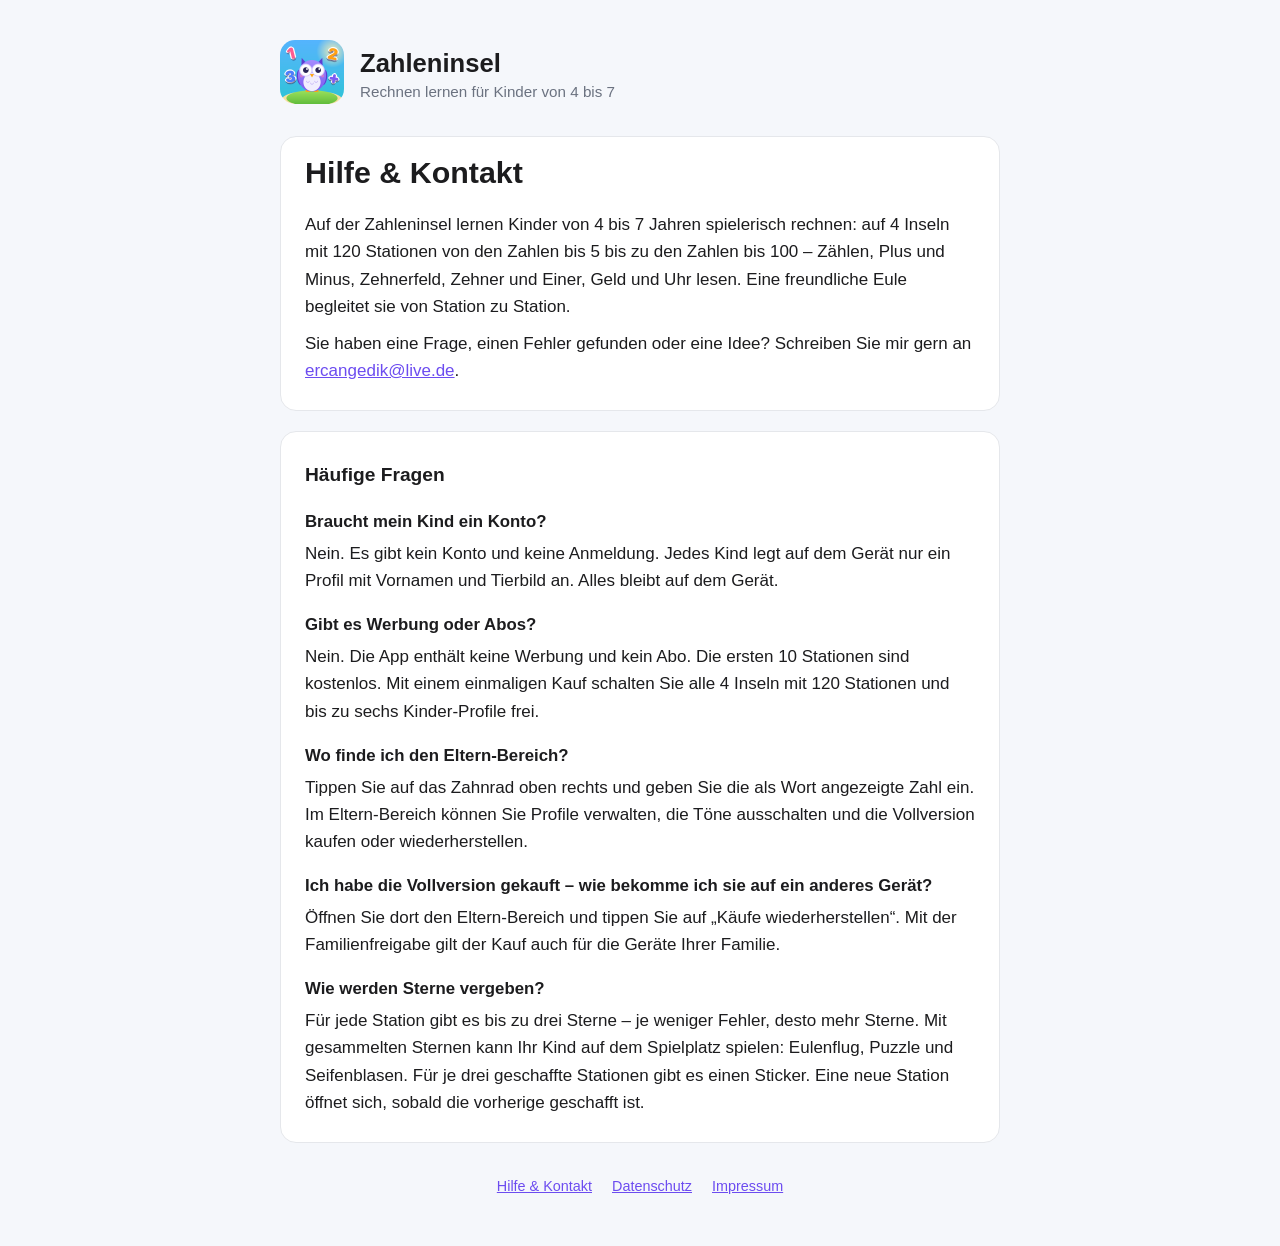
<file: index.html>
<!doctype html>
<html lang="de">
<head>
  <meta charset="utf-8">
  <meta name="viewport" content="width=device-width, initial-scale=1">
  <title>Zahleninsel – Hilfe & Kontakt</title>
  <meta name="description" content="Zahleninsel: Zählen, Rechnen, Muster und Uhr lesen für Kinder von 4 bis 7 – ohne Werbung und ohne Konto. Hilfe, häufige Fragen und Kontakt.">
  <link rel="icon" href="symbol.png">
  <link rel="stylesheet" href="stil.css">
</head>
<body>
<main>
  <header>
    <a href="./"><img src="symbol.png" alt=""></a>
    <div>
      <a href="./" class="name">Zahleninsel</a>
      <div class="unterzeile">Rechnen lernen für Kinder von 4 bis 7</div>
    </div>
  </header>

  <section>
    <h1>Hilfe &amp; Kontakt</h1>
    <p>Auf der Zahleninsel lernen Kinder von 4 bis 7 Jahren spielerisch rechnen: auf 4 Inseln mit 120 Stationen von den Zahlen bis 5 bis zu den Zahlen bis 100 – Zählen, Plus und Minus, Zehnerfeld, Zehner und Einer, Geld und Uhr lesen. Eine freundliche Eule begleitet sie von Station zu Station.</p>
    <p>Sie haben eine Frage, einen Fehler gefunden oder eine Idee? Schreiben Sie mir gern an <a href="mailto:ercangedik@live.de">ercangedik@live.de</a>.</p>
  </section>

  <section>
    <h2>Häufige Fragen</h2>

    <h3>Braucht mein Kind ein Konto?</h3>
    <p>Nein. Es gibt kein Konto und keine Anmeldung. Jedes Kind legt auf dem Gerät nur ein Profil mit Vornamen und Tierbild an. Alles bleibt auf dem Gerät.</p>

    <h3>Gibt es Werbung oder Abos?</h3>
    <p>Nein. Die App enthält keine Werbung und kein Abo. Die ersten 10 Stationen sind kostenlos. Mit einem einmaligen Kauf schalten Sie alle 4 Inseln mit 120 Stationen und bis zu sechs Kinder-Profile frei.</p>

    <h3>Wo finde ich den Eltern-Bereich?</h3>
    <p>Tippen Sie auf das Zahnrad oben rechts und geben Sie die als Wort angezeigte Zahl ein. Im Eltern-Bereich können Sie Profile verwalten, die Töne ausschalten und die Vollversion kaufen oder wiederherstellen.</p>

    <h3>Ich habe die Vollversion gekauft – wie bekomme ich sie auf ein anderes Gerät?</h3>
    <p>Öffnen Sie dort den Eltern-Bereich und tippen Sie auf „Käufe wiederherstellen“. Mit der Familienfreigabe gilt der Kauf auch für die Geräte Ihrer Familie.</p>

    <h3>Wie werden Sterne vergeben?</h3>
    <p>Für jede Station gibt es bis zu drei Sterne – je weniger Fehler, desto mehr Sterne. Mit gesammelten Sternen kann Ihr Kind auf dem Spielplatz spielen: Eulenflug, Puzzle und Seifenblasen. Für je drei geschaffte Stationen gibt es einen Sticker. Eine neue Station öffnet sich, sobald die vorherige geschafft ist.</p>
  </section>

  <footer>
    <a href="./">Hilfe &amp; Kontakt</a>
    <a href="datenschutz.html">Datenschutz</a>
    <a href="impressum.html">Impressum</a>
  </footer>
</main>
</body>
</html>
</file>
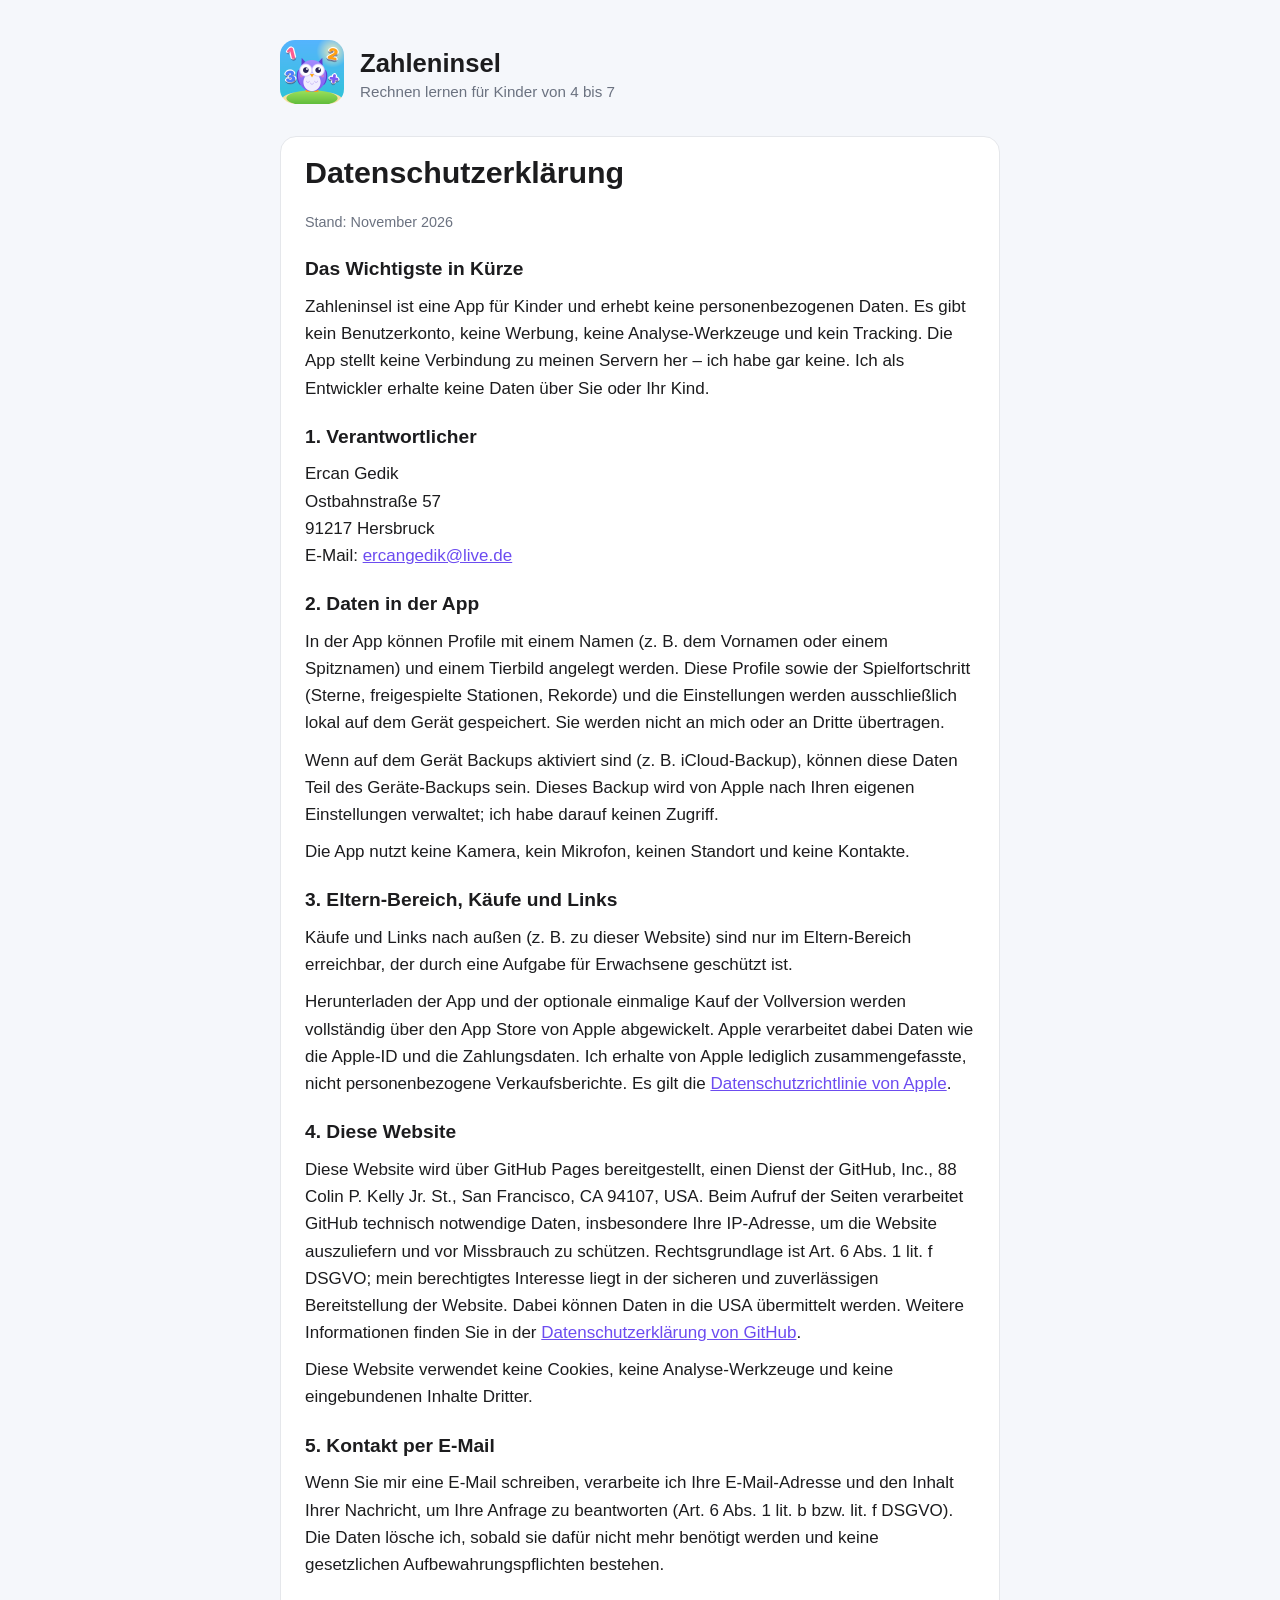
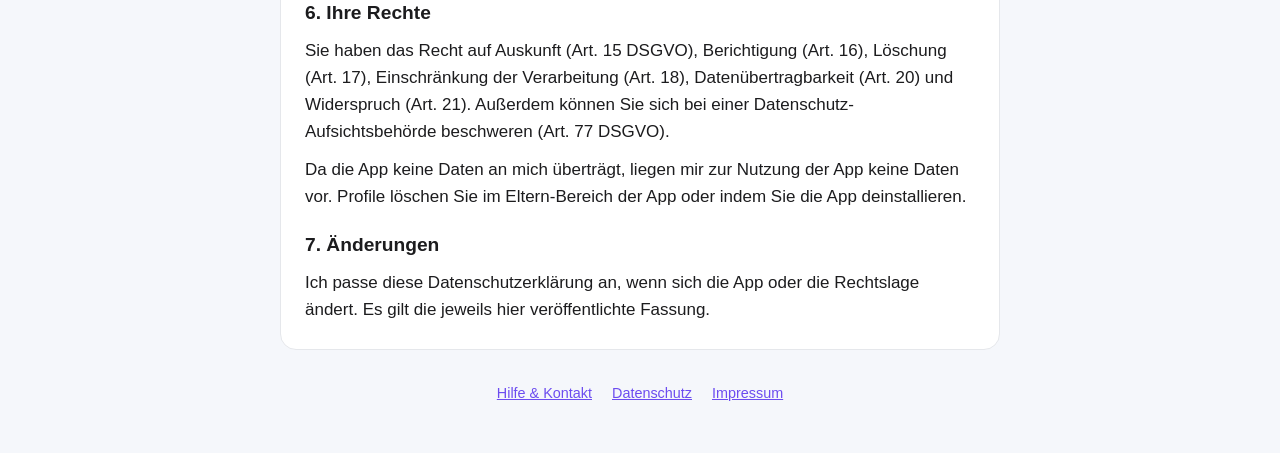
<file: datenschutz.html>
<!doctype html>
<html lang="de">
<head>
  <meta charset="utf-8">
  <meta name="viewport" content="width=device-width, initial-scale=1">
  <title>Zahleninsel – Datenschutzerklärung</title>
  <link rel="icon" href="symbol.png">
  <link rel="stylesheet" href="stil.css">
</head>
<body>
<main>
  <header>
    <a href="./"><img src="symbol.png" alt=""></a>
    <div>
      <a href="./" class="name">Zahleninsel</a>
      <div class="unterzeile">Rechnen lernen für Kinder von 4 bis 7</div>
    </div>
  </header>

  <section>
    <h1>Datenschutzerklärung</h1>
    <p class="leise">Stand: November 2026</p>

    <h2>Das Wichtigste in Kürze</h2>
    <p>Zahleninsel ist eine App für Kinder und erhebt keine personenbezogenen Daten. Es gibt kein Benutzerkonto, keine Werbung, keine Analyse-Werkzeuge und kein Tracking. Die App stellt keine Verbindung zu meinen Servern her – ich habe gar keine. Ich als Entwickler erhalte keine Daten über Sie oder Ihr Kind.</p>

    <h2>1. Verantwortlicher</h2>
    <p>
      Ercan Gedik<br>
      Ostbahnstraße 57<br>
      91217 Hersbruck<br>
      E-Mail: <a href="mailto:ercangedik@live.de">ercangedik@live.de</a>
    </p>

    <h2>2. Daten in der App</h2>
    <p>In der App können Profile mit einem Namen (z. B. dem Vornamen oder einem Spitznamen) und einem Tierbild angelegt werden. Diese Profile sowie der Spielfortschritt (Sterne, freigespielte Stationen, Rekorde) und die Einstellungen werden ausschließlich lokal auf dem Gerät gespeichert. Sie werden nicht an mich oder an Dritte übertragen.</p>
    <p>Wenn auf dem Gerät Backups aktiviert sind (z. B. iCloud-Backup), können diese Daten Teil des Geräte-Backups sein. Dieses Backup wird von Apple nach Ihren eigenen Einstellungen verwaltet; ich habe darauf keinen Zugriff.</p>
    <p>Die App nutzt keine Kamera, kein Mikrofon, keinen Standort und keine Kontakte.</p>

    <h2>3. Eltern-Bereich, Käufe und Links</h2>
    <p>Käufe und Links nach außen (z. B. zu dieser Website) sind nur im Eltern-Bereich erreichbar, der durch eine Aufgabe für Erwachsene geschützt ist.</p>
    <p>Herunterladen der App und der optionale einmalige Kauf der Vollversion werden vollständig über den App Store von Apple abgewickelt. Apple verarbeitet dabei Daten wie die Apple-ID und die Zahlungsdaten. Ich erhalte von Apple lediglich zusammengefasste, nicht personenbezogene Verkaufsberichte. Es gilt die <a href="https://www.apple.com/de/legal/privacy/">Datenschutzrichtlinie von Apple</a>.</p>

    <h2>4. Diese Website</h2>
    <p>Diese Website wird über GitHub Pages bereitgestellt, einen Dienst der GitHub, Inc., 88 Colin P. Kelly Jr. St., San Francisco, CA 94107, USA. Beim Aufruf der Seiten verarbeitet GitHub technisch notwendige Daten, insbesondere Ihre IP-Adresse, um die Website auszuliefern und vor Missbrauch zu schützen. Rechtsgrundlage ist Art. 6 Abs. 1 lit. f DSGVO; mein berechtigtes Interesse liegt in der sicheren und zuverlässigen Bereitstellung der Website. Dabei können Daten in die USA übermittelt werden. Weitere Informationen finden Sie in der <a href="https://docs.github.com/de/site-policy/privacy-policies/github-general-privacy-statement">Datenschutzerklärung von GitHub</a>.</p>
    <p>Diese Website verwendet keine Cookies, keine Analyse-Werkzeuge und keine eingebundenen Inhalte Dritter.</p>

    <h2>5. Kontakt per E-Mail</h2>
    <p>Wenn Sie mir eine E-Mail schreiben, verarbeite ich Ihre E-Mail-Adresse und den Inhalt Ihrer Nachricht, um Ihre Anfrage zu beantworten (Art. 6 Abs. 1 lit. b bzw. lit. f DSGVO). Die Daten lösche ich, sobald sie dafür nicht mehr benötigt werden und keine gesetzlichen Aufbewahrungspflichten bestehen.</p>

    <h2>6. Ihre Rechte</h2>
    <p>Sie haben das Recht auf Auskunft (Art. 15 DSGVO), Berichtigung (Art. 16), Löschung (Art. 17), Einschränkung der Verarbeitung (Art. 18), Datenübertragbarkeit (Art. 20) und Widerspruch (Art. 21). Außerdem können Sie sich bei einer Datenschutz-Aufsichtsbehörde beschweren (Art. 77 DSGVO).</p>
    <p>Da die App keine Daten an mich überträgt, liegen mir zur Nutzung der App keine Daten vor. Profile löschen Sie im Eltern-Bereich der App oder indem Sie die App deinstallieren.</p>

    <h2>7. Änderungen</h2>
    <p>Ich passe diese Datenschutzerklärung an, wenn sich die App oder die Rechtslage ändert. Es gilt die jeweils hier veröffentlichte Fassung.</p>
  </section>

  <footer>
    <a href="./">Hilfe &amp; Kontakt</a>
    <a href="datenschutz.html">Datenschutz</a>
    <a href="impressum.html">Impressum</a>
  </footer>
</main>
</body>
</html>
</file>
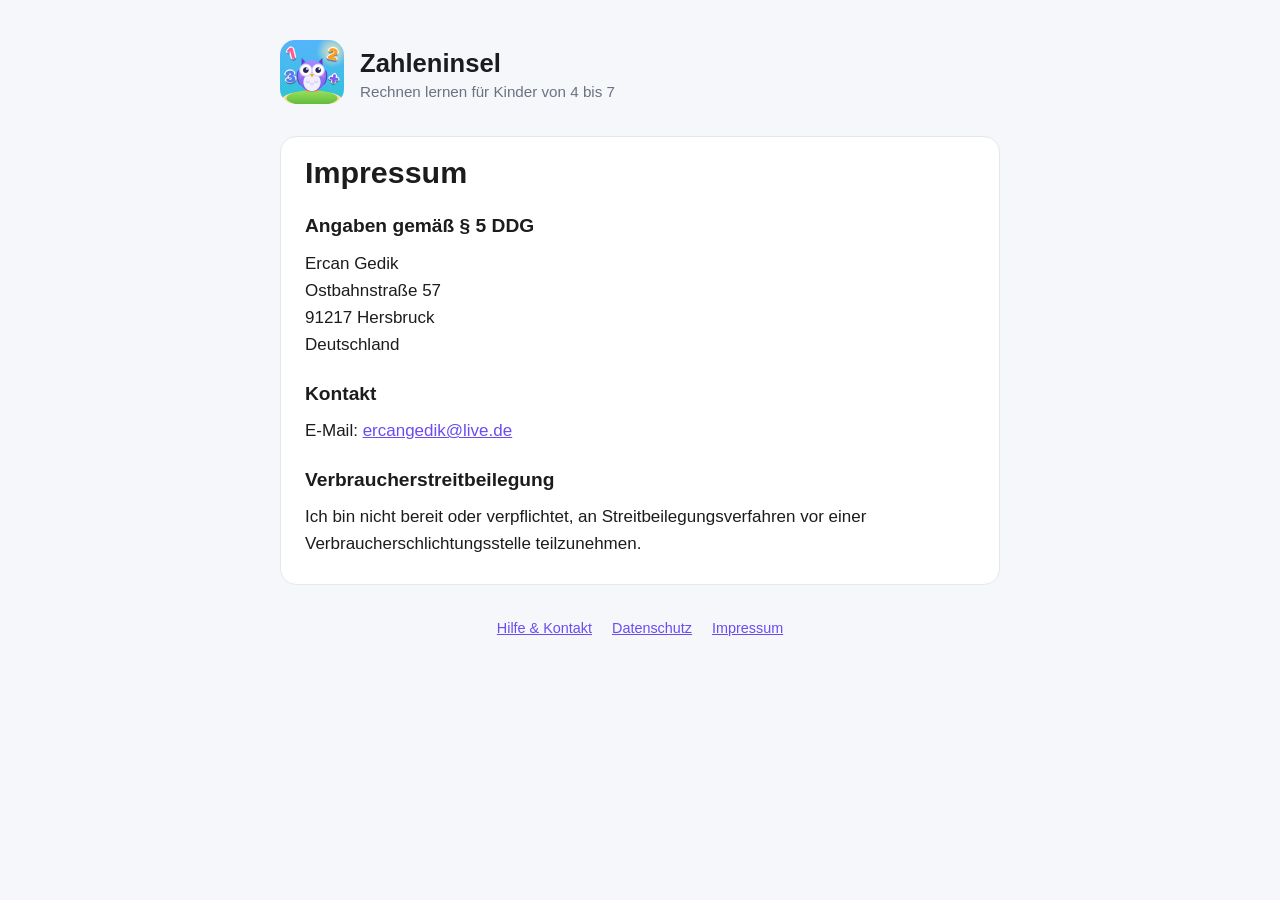
<file: impressum.html>
<!doctype html>
<html lang="de">
<head>
  <meta charset="utf-8">
  <meta name="viewport" content="width=device-width, initial-scale=1">
  <title>Zahleninsel – Impressum</title>
  <link rel="icon" href="symbol.png">
  <link rel="stylesheet" href="stil.css">
</head>
<body>
<main>
  <header>
    <a href="./"><img src="symbol.png" alt=""></a>
    <div>
      <a href="./" class="name">Zahleninsel</a>
      <div class="unterzeile">Rechnen lernen für Kinder von 4 bis 7</div>
    </div>
  </header>

  <section>
    <h1>Impressum</h1>

    <h2>Angaben gemäß § 5 DDG</h2>
    <p>
      Ercan Gedik<br>
      Ostbahnstraße 57<br>
      91217 Hersbruck<br>
      Deutschland
    </p>

    <h2>Kontakt</h2>
    <p>E-Mail: <a href="mailto:ercangedik@live.de">ercangedik@live.de</a></p>

    <h2>Verbraucherstreitbeilegung</h2>
    <p>Ich bin nicht bereit oder verpflichtet, an Streitbeilegungsverfahren vor einer Verbraucherschlichtungsstelle teilzunehmen.</p>
  </section>

  <footer>
    <a href="./">Hilfe &amp; Kontakt</a>
    <a href="datenschutz.html">Datenschutz</a>
    <a href="impressum.html">Impressum</a>
  </footer>
</main>
</body>
</html>
</file>
<file: stil.css>
:root {
  --hintergrund: #f5f7fb;
  --karte: #ffffff;
  --text: #1c1c1e;
  --leise: #6b7280;
  --akzent: #6c4cf0;
  --linie: #e5e7eb;
  color-scheme: light;
}

@media (prefers-color-scheme: dark) {
  :root {
    --hintergrund: #0f1115;
    --karte: #1a1d23;
    --text: #f2f2f7;
    --leise: #9ca3af;
    --akzent: #a58bff;
    --linie: #2c3038;
    color-scheme: dark;
  }
}

* { box-sizing: border-box; }

body {
  margin: 0;
  padding: 0 16px 48px;
  background: var(--hintergrund);
  color: var(--text);
  font: 17px/1.6 -apple-system, BlinkMacSystemFont, "Segoe UI", Roboto, Helvetica, Arial, sans-serif;
}

main { max-width: 720px; margin: 0 auto; }

header {
  display: flex;
  align-items: center;
  gap: 16px;
  padding: 40px 0 24px;
}

header img { width: 64px; height: 64px; border-radius: 15px; }
header a { color: inherit; text-decoration: none; }
header .name { font-size: 1.6rem; font-weight: 700; line-height: 1.2; }
header .unterzeile { color: var(--leise); font-size: 0.95rem; }

section {
  background: var(--karte);
  border: 1px solid var(--linie);
  border-radius: 16px;
  padding: 8px 24px 16px;
  margin-bottom: 20px;
}

h1 { font-size: 1.9rem; line-height: 1.25; margin: 8px 0 20px; }
h2 { font-size: 1.2rem; margin: 20px 0 8px; }
h3 { font-size: 1.05rem; margin: 18px 0 4px; }
p, li { margin: 0 0 10px; }
a { color: var(--akzent); }
.leise { color: var(--leise); font-size: 0.9rem; }

footer {
  display: flex;
  flex-wrap: wrap;
  gap: 8px 20px;
  justify-content: center;
  padding-top: 12px;
  font-size: 0.9rem;
}
</file>
